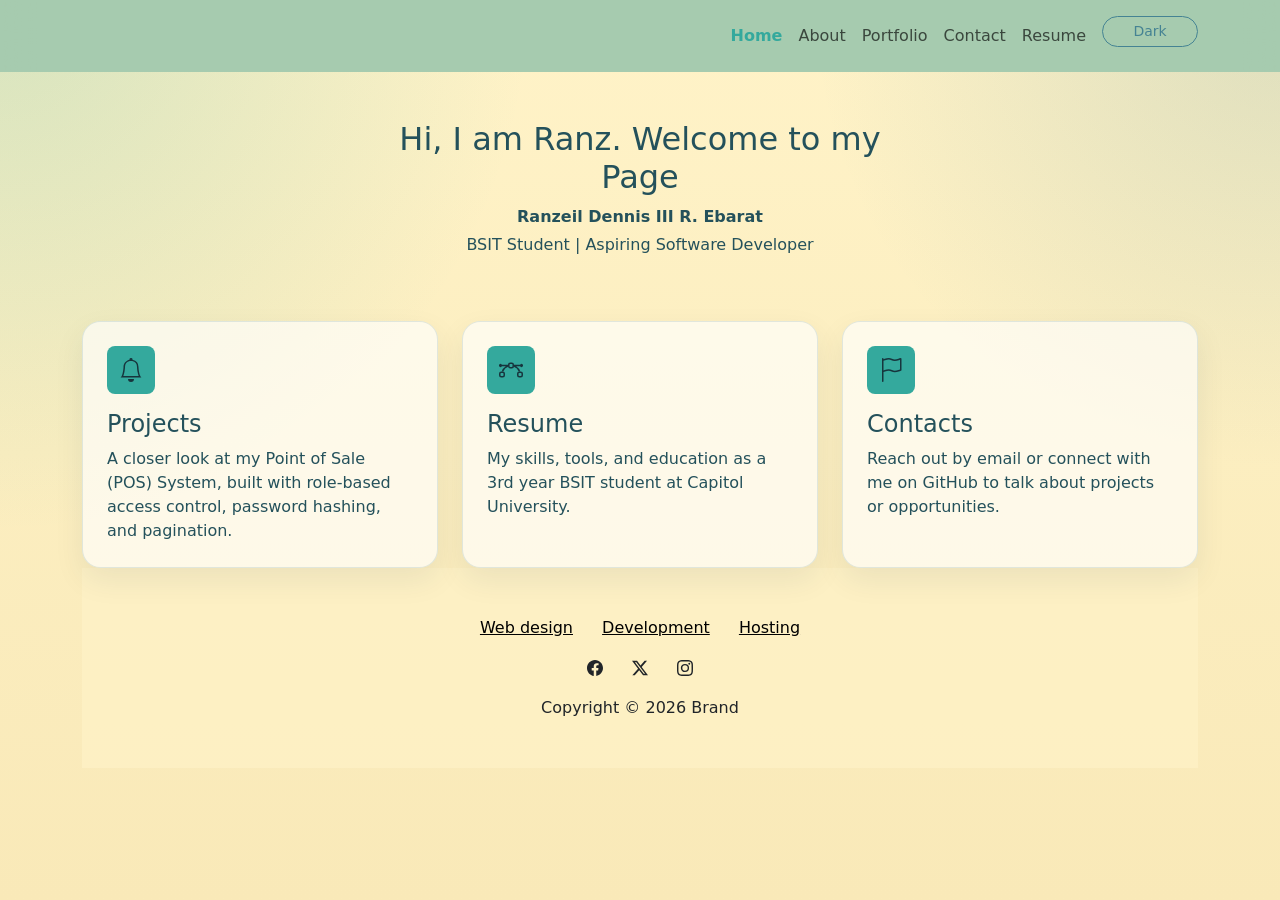
<file: index.html>
<!DOCTYPE html>
<html data-bs-theme="light" lang="en">

<head>
    <meta charset="utf-8">
    <meta name="viewport" content="width=device-width, initial-scale=1.0, shrink-to-fit=no">
    <title>My_page</title>
    <link rel="stylesheet" href="assets/bootstrap/css/bootstrap.min.css">
    <link rel="stylesheet" href="assets/css/bss-overrides.css">
    <link rel="stylesheet" href="assets/css/Navbar-Right-Links-icons.css">
    <link rel="stylesheet" href="assets/css/styles.css">
</head>

<body>
    <div id="header">
        <nav class="navbar navbar-expand-md bg-body py-3">
            <div class="container"><a class="navbar-brand d-flex align-items-center" href="#"></a><button class="navbar-toggler" data-bs-toggle="collapse" data-bs-target="#navcol-2"><span class="visually-hidden">Toggle navigation</span><span class="navbar-toggler-icon"></span></button>
                <div class="collapse navbar-collapse" id="navcol-2">
                    <ul class="navbar-nav ms-auto">
                        <li class="nav-item"><a class="nav-link active" href="index.html">Home</a></li>
                        <li class="nav-item"><a class="nav-link" href="about.html">About</a></li>
                        <li class="nav-item"><a class="nav-link" href="index.html">Portfolio</a></li>
                        <li class="nav-item"><a class="nav-link" href="contacts.html">Contact</a></li>
                        <li class="nav-item"><a class="nav-link" href="Resume.html">Resume</a></li>
                        <li class="nav-item ms-md-2"><button class="btn btn-sm btn-outline-primary theme-toggle" type="button" data-theme-toggle aria-label="Switch to dark theme">Dark</button></li>
                    </ul>
                </div>
            </div>
        </nav>
    </div>
    <div class="container py-4 py-xl-5">
        <div class="row mb-5">
            <div class="col-md-8 col-xl-6 text-center mx-auto">
                <h2>Hi, I am Ranz. Welcome to my Page</h2>
                <p class="fw-semibold mb-1">Ranzeil Dennis III R. Ebarat</p>
                <p>BSIT Student | Aspiring Software Developer</p>
            </div>
        </div>
        <div class="row gy-4 row-cols-1 row-cols-md-2 row-cols-xl-3">
            <div class="col">
                <a class="card-link" href="projects.html" aria-label="Open projects page">
                    <div class="card h-100">
                        <div class="card-body p-4">
                        <div class="bs-icon-md bs-icon-rounded bs-icon-primary d-flex justify-content-center align-items-center mb-3 d-inline-block bs-icon"><svg class="bi bi-bell" xmlns="http://www.w3.org/2000/svg" width="1em" height="1em" fill="currentColor" viewBox="0 0 16 16">
                                <path d="M8 16a2 2 0 0 0 2-2H6a2 2 0 0 0 2 2M8 1.918l-.797.161A4 4 0 0 0 4 6c0 .628-.134 2.197-.459 3.742-.16.767-.376 1.566-.663 2.258h10.244c-.287-.692-.502-1.49-.663-2.258C12.134 8.197 12 6.628 12 6a4 4 0 0 0-3.203-3.92zM14.22 12c.223.447.481.801.78 1H1c.299-.199.557-.553.78-1C2.68 10.2 3 6.88 3 6c0-2.42 1.72-4.44 4.005-4.901a1 1 0 1 1 1.99 0A5 5 0 0 1 13 6c0 .88.32 4.2 1.22 6"></path>
                            </svg></div>
                        <h4 class="card-title">Projects</h4>
                        <p class="card-text">A closer look at my Point of Sale (POS) System, built with role-based access control, password hashing, and pagination.</p>
                        </div>
                    </div>
                </a>
            </div>
            <div class="col">
                <a class="card-link" href="Resume.html" aria-label="Open resume page">
                    <div class="card h-100">
                        <div class="card-body p-4">
                        <div class="bs-icon-md bs-icon-rounded bs-icon-primary d-flex justify-content-center align-items-center mb-3 d-inline-block bs-icon"><svg class="bi bi-bezier" xmlns="http://www.w3.org/2000/svg" width="1em" height="1em" fill="currentColor" viewBox="0 0 16 16">
                                <path fill-rule="evenodd" d="M0 10.5A1.5 1.5 0 0 1 1.5 9h1A1.5 1.5 0 0 1 4 10.5v1A1.5 1.5 0 0 1 2.5 13h-1A1.5 1.5 0 0 1 0 11.5zm1.5-.5a.5.5 0 0 0-.5.5v1a.5.5 0 0 0 .5.5h1a.5.5 0 0 0 .5-.5v-1a.5.5 0 0 0-.5-.5zm10.5.5A1.5 1.5 0 0 1 13.5 9h1a1.5 1.5 0 0 1 1.5 1.5v1a1.5 1.5 0 0 1-1.5 1.5h-1a1.5 1.5 0 0 1-1.5-1.5zm1.5-.5a.5.5 0 0 0-.5.5v1a.5.5 0 0 0 .5.5h1a.5.5 0 0 0 .5-.5v-1a.5.5 0 0 0-.5-.5zM6 4.5A1.5 1.5 0 0 1 7.5 3h1A1.5 1.5 0 0 1 10 4.5v1A1.5 1.5 0 0 1 8.5 7h-1A1.5 1.5 0 0 1 6 5.5zM7.5 4a.5.5 0 0 0-.5.5v1a.5.5 0 0 0 .5.5h1a.5.5 0 0 0 .5-.5v-1a.5.5 0 0 0-.5-.5z"></path>
                                <path d="M6 4.5H1.866a1 1 0 1 0 0 1h2.668A6.52 6.52 0 0 0 1.814 9H2.5q.186 0 .358.043a5.52 5.52 0 0 1 3.185-3.185A1.5 1.5 0 0 1 6 5.5zm3.957 1.358A1.5 1.5 0 0 0 10 5.5v-1h4.134a1 1 0 1 1 0 1h-2.668a6.52 6.52 0 0 1 2.72 3.5H13.5q-.185 0-.358.043a5.52 5.52 0 0 0-3.185-3.185"></path>
                            </svg></div>
                        <h4 class="card-title">Resume</h4>
                        <p class="card-text">My skills, tools, and education as a 3rd year BSIT student at Capitol University.</p>
                        </div>
                    </div>
                </a>
            </div>
            <div class="col col-md-12 col-lg-12">
                <a class="card-link" href="contacts.html" aria-label="Open contacts page">
                    <div class="card h-100">
                        <div class="card-body p-4 me-lg-0">
                        <div class="bs-icon-md bs-icon-rounded bs-icon-primary d-flex justify-content-center align-items-center mb-3 d-inline-block bs-icon"><svg class="bi bi-flag d-flex" xmlns="http://www.w3.org/2000/svg" width="1em" height="1em" fill="currentColor" viewBox="0 0 16 16">
                                <path d="M14.778.085A.5.5 0 0 1 15 .5V8a.5.5 0 0 1-.314.464L14.5 8l.186.464-.003.001-.006.003-.023.009a12 12 0 0 1-.397.15c-.264.095-.631.223-1.047.35-.816.252-1.879.523-2.71.523-.847 0-1.548-.28-2.158-.525l-.028-.01C7.68 8.71 7.14 8.5 6.5 8.5c-.7 0-1.638.23-2.437.477A20 20 0 0 0 3 9.342V15.5a.5.5 0 0 1-1 0V.5a.5.5 0 0 1 1 0v.282c.226-.079.496-.17.79-.26C4.606.272 5.67 0 6.5 0c.84 0 1.524.277 2.121.519l.043.018C9.286.788 9.828 1 10.5 1c.7 0 1.638-.23 2.437-.477a20 20 0 0 0 1.349-.476l.019-.007.004-.002h.001M14 1.221c-.22.078-.48.167-.766.255-.81.252-1.872.523-2.734.523-.886 0-1.592-.286-2.203-.534l-.008-.003C7.662 1.21 7.139 1 6.5 1c-.669 0-1.606.229-2.415.478A21 21 0 0 0 3 1.845v6.433c.22-.078.48-.167.766-.255C4.576 7.77 5.638 7.5 6.5 7.5c.847 0 1.548.28 2.158.525l.028.01C9.32 8.29 9.86 8.5 10.5 8.5c.668 0 1.606-.229 2.415-.478A21 21 0 0 0 14 7.655V1.222z"></path>
                            </svg></div>
                        <h4 class="card-title">Contacts</h4>
                        <p class="card-text">Reach out by email or connect with me on GitHub to talk about projects or opportunities.</p>
                        </div>
                    </div>
                </a>
            </div>
        </div>
        <footer class="text-center bg-body" data-bs-theme="light">
            <div class="container py-4 py-lg-5">
                <ul class="list-inline">
                    <li class="list-inline-item me-4"><a class="link-body-emphasis" href="about.html">Web design</a></li>
                    <li class="list-inline-item me-4"><a class="link-body-emphasis" href="Resume.html">Development</a></li>
                    <li class="list-inline-item"><a class="link-body-emphasis" href="contacts.html">Hosting</a></li>
                </ul>
                <ul class="list-inline">
                    <li class="list-inline-item me-4"><a href="#"><svg class="bi bi-facebook text-body" xmlns="http://www.w3.org/2000/svg" width="1em" height="1em" fill="currentColor" viewBox="0 0 16 16">
                                <path d="M16 8.049c0-4.446-3.582-8.05-8-8.05C3.58 0-.002 3.603-.002 8.05c0 4.017 2.926 7.347 6.75 7.951v-5.625h-2.03V8.05H6.75V6.275c0-2.017 1.195-3.131 3.022-3.131.876 0 1.791.157 1.791.157v1.98h-1.009c-.993 0-1.303.621-1.303 1.258v1.51h2.218l-.354 2.326H9.25V16c3.824-.604 6.75-3.934 6.75-7.951"></path>
                            </svg></a></li>
                    <li class="list-inline-item me-4"><a href="#"><svg class="bi bi-twitter-x text-body" xmlns="http://www.w3.org/2000/svg" width="1em" height="1em" fill="currentColor" viewBox="0 0 16 16">
                                <path d="M12.6.75h2.454l-5.36 6.142L16 15.25h-4.937l-3.867-5.07-4.425 5.07H.316l5.733-6.57L0 .75h5.063l3.495 4.633L12.601.75Zm-.86 13.028h1.36L4.323 2.145H2.865z"></path>
                            </svg></a></li>
                    <li class="list-inline-item"><a href="#"><svg class="bi bi-instagram text-body" xmlns="http://www.w3.org/2000/svg" width="1em" height="1em" fill="currentColor" viewBox="0 0 16 16">
                                <path d="M8 0C5.829 0 5.556.01 4.703.048 3.85.088 3.269.222 2.76.42a3.9 3.9 0 0 0-1.417.923A3.9 3.9 0 0 0 .42 2.76C.222 3.268.087 3.85.048 4.7.01 5.555 0 5.827 0 8.001c0 2.172.01 2.444.048 3.297.04.852.174 1.433.372 1.942.205.526.478.972.923 1.417.444.445.89.719 1.416.923.51.198 1.09.333 1.942.372C5.555 15.99 5.827 16 8 16s2.444-.01 3.298-.048c.851-.04 1.434-.174 1.943-.372a3.9 3.9 0 0 0 1.416-.923c.445-.445.718-.891.923-1.417.197-.509.332-1.09.372-1.942C15.99 10.445 16 10.173 16 8s-.01-2.445-.048-3.299c-.04-.851-.175-1.433-.372-1.941a3.9 3.9 0 0 0-.923-1.417A3.9 3.9 0 0 0 13.24.42c-.51-.198-1.092-.333-1.943-.372C10.443.01 10.172 0 7.998 0zm-.717 1.442h.718c2.136 0 2.389.007 3.232.046.78.035 1.204.166 1.486.275.373.145.64.319.92.599s.453.546.598.92c.11.281.24.705.275 1.485.039.843.047 1.096.047 3.231s-.008 2.389-.047 3.232c-.035.78-.166 1.203-.275 1.485a2.5 2.5 0 0 1-.599.919c-.28.28-.546.453-.92.598-.28.11-.704.24-1.485.276-.843.038-1.096.047-3.232.047s-2.39-.009-3.233-.047c-.78-.036-1.203-.166-1.485-.276a2.5 2.5 0 0 1-.92-.598 2.5 2.5 0 0 1-.6-.92c-.109-.281-.24-.705-.275-1.485-.038-.843-.046-1.096-.046-3.233s.008-2.388.046-3.231c.036-.78.166-1.204.276-1.486.145-.373.319-.64.599-.92s.546-.453.92-.598c.282-.11.705-.24 1.485-.276.738-.034 1.024-.044 2.515-.045zm4.988 1.328a.96.96 0 1 0 0 1.92.96.96 0 0 0 0-1.92m-4.27 1.122a4.109 4.109 0 1 0 0 8.217 4.109 4.109 0 0 0 0-8.217m0 1.441a2.667 2.667 0 1 1 0 5.334 2.667 2.667 0 0 1 0-5.334"></path>
                            </svg></a></li>
                </ul>
                <p class="text-body mb-0">Copyright © 2026 Brand</p>
            </div>
        </footer>
    </div>
    <script src="assets/js/theme.js"></script>
    <script src="assets/bootstrap/js/bootstrap.min.js"></script>
</body>

</html>
</file>
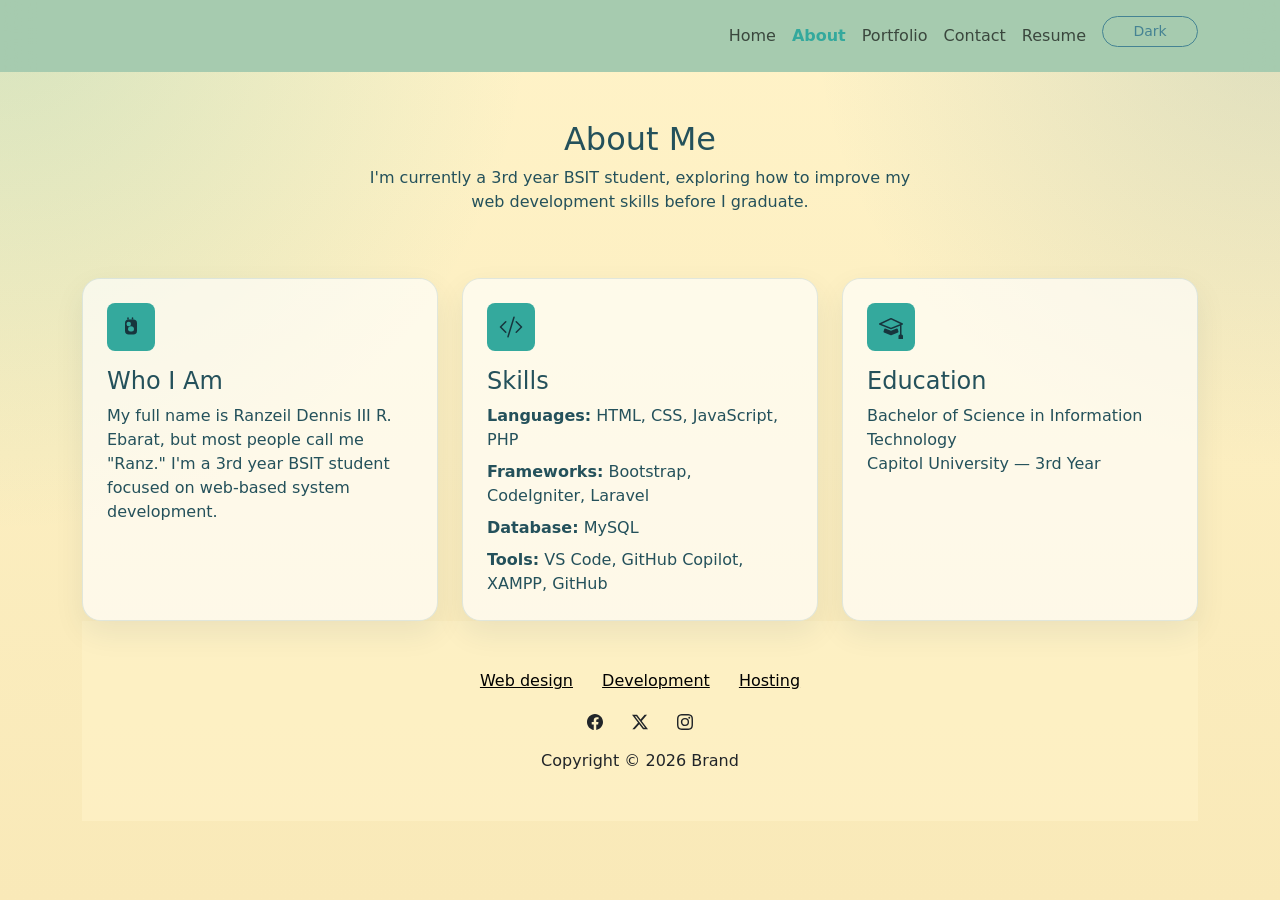
<file: about.html>
<!DOCTYPE html>
<html data-bs-theme="light" lang="en">

<head>
	<meta charset="utf-8">
	<meta name="viewport" content="width=device-width, initial-scale=1.0, shrink-to-fit=no">
	<title>About - My_page</title>
	<link rel="stylesheet" href="assets/bootstrap/css/bootstrap.min.css">
	<link rel="stylesheet" href="assets/css/bss-overrides.css">
	<link rel="stylesheet" href="assets/css/Navbar-Right-Links-icons.css">
	<link rel="stylesheet" href="assets/css/styles.css">
</head>

<body>
	<div id="header">
		<nav class="navbar navbar-expand-md bg-body py-3">
			<div class="container"><a class="navbar-brand d-flex align-items-center" href="index.html"></a><button class="navbar-toggler" data-bs-toggle="collapse" data-bs-target="#navcol-2"><span class="visually-hidden">Toggle navigation</span><span class="navbar-toggler-icon"></span></button>
				<div class="collapse navbar-collapse" id="navcol-2">
					<ul class="navbar-nav ms-auto">
						<li class="nav-item"><a class="nav-link" href="index.html">Home</a></li>
						<li class="nav-item"><a class="nav-link active" href="about.html">About</a></li>
						<li class="nav-item"><a class="nav-link" href="index.html">Portfolio</a></li>
						<li class="nav-item"><a class="nav-link" href="contacts.html">Contact</a></li>
						<li class="nav-item"><a class="nav-link" href="Resume.html">Resume</a></li>
						<li class="nav-item ms-md-2"><button class="btn btn-sm btn-outline-primary theme-toggle" type="button" data-theme-toggle aria-label="Switch to dark theme">Dark</button></li>
					</ul>
				</div>
			</div>
		</nav>
	</div>
	<div class="container py-4 py-xl-5">
		<div class="row mb-5">
			<div class="col-md-8 col-xl-6 text-center mx-auto">
				<h2>About Me</h2>
				<p>I'm currently a 3rd year BSIT student, exploring how to improve my web development skills before I graduate.</p>
			</div>
		</div>
		<div class="row gy-4 row-cols-1 row-cols-md-2 row-cols-xl-3">
			<div class="col">
				<div class="card h-100">
					<div class="card-body p-4">
						<div class="bs-icon-md bs-icon-rounded bs-icon-primary d-flex justify-content-center align-items-center mb-3 d-inline-block bs-icon"><svg class="bi bi-person-badge" xmlns="http://www.w3.org/2000/svg" width="1em" height="1em" fill="currentColor" viewBox="0 0 16 16">
								<path d="M6.5 2a.5.5 0 0 0-1 0v1h1zm3 0a.5.5 0 0 0-1 0v1h1z"/>
								<path d="M4 5.5A2.5 2.5 0 0 1 6.5 3h3A2.5 2.5 0 0 1 12 5.5v5A2.5 2.5 0 0 1 9.5 13h-3A2.5 2.5 0 0 1 4 10.5zm2.5-1a1.5 1.5 0 1 0 0 3 1.5 1.5 0 0 0 0-3M6 9.5c0 .828.672 1.5 1.5 1.5h1A1.5 1.5 0 0 0 10 9.5a2 2 0 0 0-4 0"/>
							</svg></div>
						<h4 class="card-title">Who I Am</h4>
						<p class="card-text">My full name is Ranzeil Dennis III R. Ebarat, but most people call me "Ranz." I'm a 3rd year BSIT student focused on web-based system development.</p>
					</div>
				</div>
			</div>
			<div class="col">
				<div class="card h-100">
					<div class="card-body p-4">
						<div class="bs-icon-md bs-icon-rounded bs-icon-primary d-flex justify-content-center align-items-center mb-3 d-inline-block bs-icon"><svg class="bi bi-code-slash" xmlns="http://www.w3.org/2000/svg" width="1em" height="1em" fill="currentColor" viewBox="0 0 16 16">
								<path d="M10.478 1.647a.5.5 0 1 0-.956-.294l-4 13a.5.5 0 0 0 .956.294zM4.854 4.146a.5.5 0 0 1 0 .708L1.707 8l3.147 3.146a.5.5 0 0 1-.708.708l-3.5-3.5a.5.5 0 0 1 0-.708l3.5-3.5a.5.5 0 0 1 .708 0m6.292 0a.5.5 0 0 0 0 .708L14.293 8l-3.147 3.146a.5.5 0 0 0 .708.708l3.5-3.5a.5.5 0 0 0 0-.708l-3.5-3.5a.5.5 0 0 0-.708 0"/>
							</svg></div>
						<h4 class="card-title">Skills</h4>
						<p class="card-text mb-2"><strong>Languages:</strong> HTML, CSS, JavaScript, PHP</p>
						<p class="card-text mb-2"><strong>Frameworks:</strong> Bootstrap, CodeIgniter, Laravel</p>
						<p class="card-text mb-2"><strong>Database:</strong> MySQL</p>
						<p class="card-text mb-0"><strong>Tools:</strong> VS Code, GitHub Copilot, XAMPP, GitHub</p>
					</div>
				</div>
			</div>
			<div class="col col-md-12 col-lg-12">
				<div class="card h-100">
					<div class="card-body p-4 me-lg-0">
						<div class="bs-icon-md bs-icon-rounded bs-icon-primary d-flex justify-content-center align-items-center mb-3 d-inline-block bs-icon"><svg class="bi bi-mortarboard" xmlns="http://www.w3.org/2000/svg" width="1em" height="1em" fill="currentColor" viewBox="0 0 16 16">
								<path d="M8.211 2.047a.5.5 0 0 0-.422 0l-7.5 3.5a.5.5 0 0 0 .025.917l7.5 3a.5.5 0 0 0 .372 0L14 7.14V13a1 1 0 0 0-1 1v2h3v-2a1 1 0 0 0-1-1V6.739l.686-.275a.5.5 0 0 0 .025-.917zM8 8.46 1.758 5.965 8 3.052l6.242 2.913z"/>
								<path d="M4.176 9.032a.5.5 0 0 0-.656.327l-.5 1.7a.5.5 0 0 0 .294.605l4.5 1.8a.5.5 0 0 0 .372 0l4.5-1.8a.5.5 0 0 0 .294-.605l-.5-1.7a.5.5 0 0 0-.656-.327L8 10.466z"/>
							</svg></div>
						<h4 class="card-title">Education</h4>
						<p class="card-text mb-0">Bachelor of Science in Information Technology<br>Capitol University — 3rd Year</p>
					</div>
				</div>
			</div>
		</div>
		<footer class="text-center bg-body" data-bs-theme="light">
			<div class="container py-4 py-lg-5">
				<ul class="list-inline">
					<li class="list-inline-item me-4"><a class="link-body-emphasis" href="about.html">Web design</a></li>
					<li class="list-inline-item me-4"><a class="link-body-emphasis" href="Resume.html">Development</a></li>
					<li class="list-inline-item"><a class="link-body-emphasis" href="contacts.html">Hosting</a></li>
				</ul>
				<ul class="list-inline">
					<li class="list-inline-item me-4"><a href="#"><svg class="bi bi-facebook text-body" xmlns="http://www.w3.org/2000/svg" width="1em" height="1em" fill="currentColor" viewBox="0 0 16 16">
								<path d="M16 8.049c0-4.446-3.582-8.05-8-8.05C3.58 0-.002 3.603-.002 8.05c0 4.017 2.926 7.347 6.75 7.951v-5.625h-2.03V8.05H6.75V6.275c0-2.017 1.195-3.131 3.022-3.131.876 0 1.791.157 1.791.157v1.98h-1.009c-.993 0-1.303.621-1.303 1.258v1.51h2.218l-.354 2.326H9.25V16c3.824-.604 6.75-3.934 6.75-7.951"/>
							</svg></a></li>
					<li class="list-inline-item me-4"><a href="#"><svg class="bi bi-twitter-x text-body" xmlns="http://www.w3.org/2000/svg" width="1em" height="1em" fill="currentColor" viewBox="0 0 16 16">
								<path d="M12.6.75h2.454l-5.36 6.142L16 15.25h-4.937l-3.867-5.07-4.425 5.07H.316l5.733-6.57L0 .75h5.063l3.495 4.633L12.601.75Zm-.86 13.028h1.36L4.323 2.145H2.865z"/>
							</svg></a></li>
					<li class="list-inline-item"><a href="#"><svg class="bi bi-instagram text-body" xmlns="http://www.w3.org/2000/svg" width="1em" height="1em" fill="currentColor" viewBox="0 0 16 16">
								<path d="M8 0C5.829 0 5.556.01 4.703.048 3.85.088 3.269.222 2.76.42a3.9 3.9 0 0 0-1.417.923A3.9 3.9 0 0 0 .42 2.76C.222 3.268.087 3.85.048 4.7.01 5.555 0 5.827 0 8.001c0 2.172.01 2.444.048 3.297.04.852.174 1.433.372 1.942.205.526.478.972.923 1.417.444.445.89.719 1.416.923.51.198 1.09.333 1.942.372C5.555 15.99 5.827 16 8 16s2.444-.01 3.298-.048c.851-.04 1.434-.174 1.943-.372a3.9 3.9 0 0 0 1.416-.923c.445-.445.718-.891.923-1.417.197-.509.332-1.09.372-1.942C15.99 10.445 16 10.173 16 8s-.01-2.445-.048-3.299c-.04-.851-.175-1.433-.372-1.941a3.9 3.9 0 0 0-.923-1.417A3.9 3.9 0 0 0 13.24.42c-.51-.198-1.092-.333-1.943-.372C10.443.01 10.172 0 7.998 0zm-.717 1.442h.718c2.136 0 2.389.007 3.232.046.78.035 1.204.166 1.486.275.373.145.64.319.92.599s.453.546.598.92c.11.281.24.705.275 1.485.039.843.047 1.096.047 3.231s-.008 2.389-.047 3.232c-.035.78-.166 1.203-.275 1.485a2.5 2.5 0 0 1-.599.919c-.28.28-.546.453-.92.598-.28.11-.704.24-1.485.276-.843.038-1.096.047-3.232.047s-2.39-.009-3.233-.047c-.78-.036-1.203-.166-1.485-.276a2.5 2.5 0 0 1-.92-.598 2.5 2.5 0 0 1-.6-.92c-.109-.281-.24-.705-.275-1.485-.038-.843-.046-1.096-.046-3.233s.008-2.388.046-3.231c.036-.78.166-1.204.276-1.486.145-.373.319-.64.599-.92s.546-.453.92-.598c.282-.11.705-.24 1.485-.276.738-.034 1.024-.044 2.515-.045zm4.988 1.328a.96.96 0 1 0 0 1.92.96.96 0 0 0 0-1.92m-4.27 1.122a4.109 4.109 0 1 0 0 8.217 4.109 4.109 0 0 0 0-8.217m0 1.441a2.667 2.667 0 1 1 0 5.334 2.667 2.667 0 0 1 0-5.334"/>
							</svg></a></li>
				</ul>
				<p class="text-body mb-0">Copyright © 2026 Brand</p>
			</div>
		</footer>
	</div>
	<script src="assets/js/theme.js"></script>
	<script src="assets/bootstrap/js/bootstrap.min.js"></script>
</body>

</html>
</file>
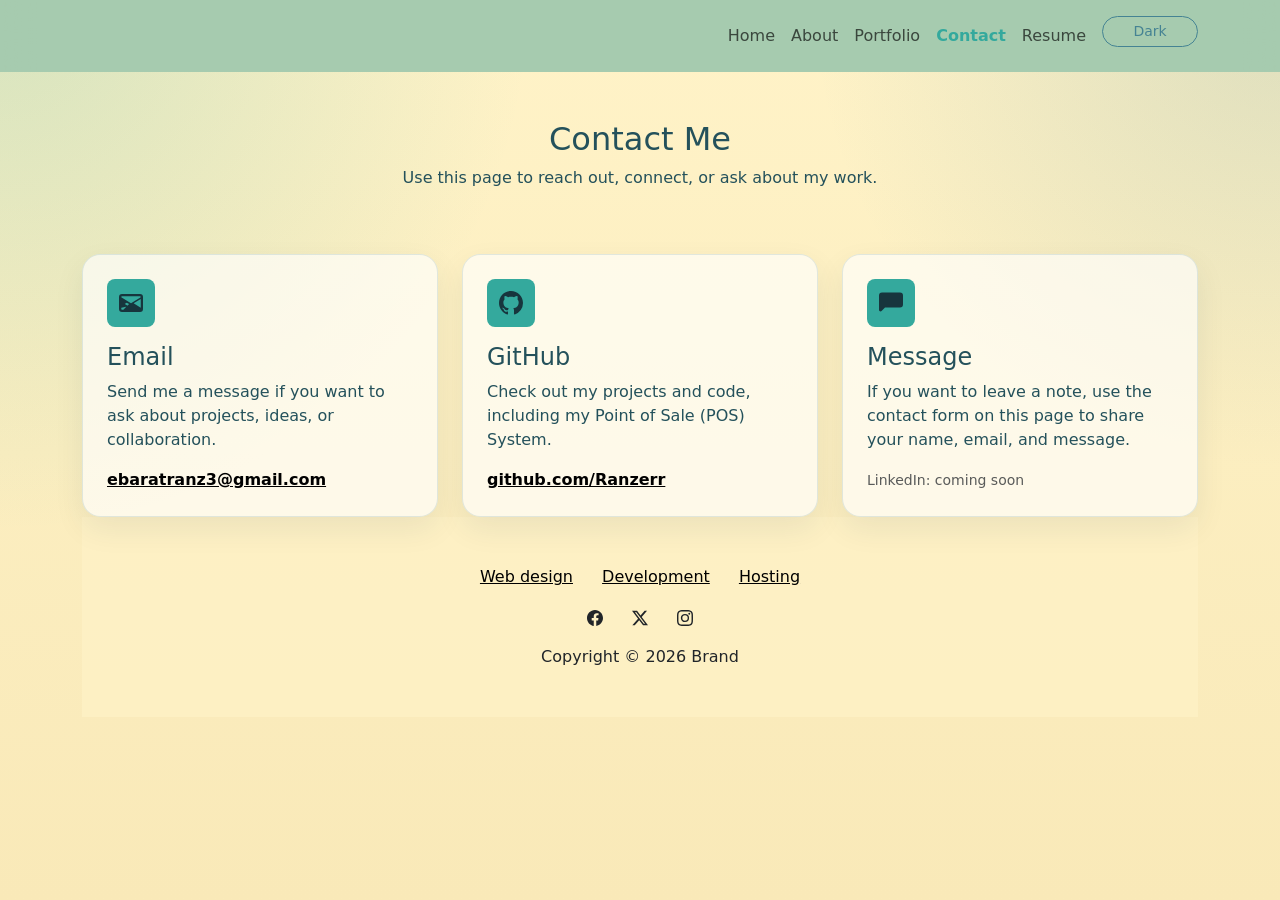
<file: contacts.html>
<!DOCTYPE html>
<html data-bs-theme="light" lang="en">

<head>
	<meta charset="utf-8">
	<meta name="viewport" content="width=device-width, initial-scale=1.0, shrink-to-fit=no">
	<title>Contacts - My_page</title>
	<link rel="stylesheet" href="assets/bootstrap/css/bootstrap.min.css">
	<link rel="stylesheet" href="assets/css/bss-overrides.css">
	<link rel="stylesheet" href="assets/css/Navbar-Right-Links-icons.css">
	<link rel="stylesheet" href="assets/css/styles.css">
</head>

<body>
	<div id="header">
		<nav class="navbar navbar-expand-md bg-body py-3">
			<div class="container"><a class="navbar-brand d-flex align-items-center" href="index.html"></a><button class="navbar-toggler" data-bs-toggle="collapse" data-bs-target="#navcol-2"><span class="visually-hidden">Toggle navigation</span><span class="navbar-toggler-icon"></span></button>
				<div class="collapse navbar-collapse" id="navcol-2">
					<ul class="navbar-nav ms-auto">
						<li class="nav-item"><a class="nav-link" href="index.html">Home</a></li>
						<li class="nav-item"><a class="nav-link" href="about.html">About</a></li>
						<li class="nav-item"><a class="nav-link" href="index.html">Portfolio</a></li>
						<li class="nav-item"><a class="nav-link active" href="contacts.html">Contact</a></li>
						<li class="nav-item"><a class="nav-link" href="Resume.html">Resume</a></li>
						<li class="nav-item ms-md-2"><button class="btn btn-sm btn-outline-primary theme-toggle" type="button" data-theme-toggle aria-label="Switch to dark theme">Dark</button></li>
					</ul>
				</div>
			</div>
		</nav>
	</div>
	<div class="container py-4 py-xl-5">
		<div class="row mb-5">
			<div class="col-md-8 col-xl-6 text-center mx-auto">
				<h2>Contact Me</h2>
				<p>Use this page to reach out, connect, or ask about my work.</p>
			</div>
		</div>
		<div class="row gy-4 row-cols-1 row-cols-md-2 row-cols-xl-3">
			<div class="col">
				<div class="card h-100">
					<div class="card-body p-4">
						<div class="bs-icon-md bs-icon-rounded bs-icon-primary d-flex justify-content-center align-items-center mb-3 d-inline-block bs-icon"><svg class="bi bi-envelope" xmlns="http://www.w3.org/2000/svg" width="1em" height="1em" fill="currentColor" viewBox="0 0 16 16">
								<path d="M0 4a2 2 0 0 1 2-2h12a2 2 0 0 1 2 2v8a2 2 0 0 1-2 2H2a2 2 0 0 1-2-2zm2-.5a.5.5 0 0 0-.5.5v.217l6.5 3.905 6.5-3.905V4a.5.5 0 0 0-.5-.5zM14.5 5.383l-4.758 2.855L14.5 11.09zM13.12 12.5H2.88l3.852-3.852L5.12 7.88 1.5 10.02V12a.5.5 0 0 0 .5.5zM1.5 11.09v-3.852l4.758 2.855z"/>
							</svg></div>
						<h4 class="card-title">Email</h4>
						<p class="card-text">Send me a message if you want to ask about projects, ideas, or collaboration.</p>
						<a class="link-body-emphasis fw-semibold" href="mailto:ebaratranz3@gmail.com">ebaratranz3@gmail.com</a>
					</div>
				</div>
			</div>
			<div class="col">
				<div class="card h-100">
					<div class="card-body p-4">
						<div class="bs-icon-md bs-icon-rounded bs-icon-primary d-flex justify-content-center align-items-center mb-3 d-inline-block bs-icon"><svg class="bi bi-github" xmlns="http://www.w3.org/2000/svg" width="1em" height="1em" fill="currentColor" viewBox="0 0 16 16">
								<path d="M8 0C3.58 0 0 3.58 0 8c0 3.54 2.29 6.53 5.47 7.59.4.07.55-.17.55-.38 0-.19-.01-.82-.01-1.49-2.01.37-2.53-.49-2.69-.94-.09-.23-.48-.94-.82-1.13-.28-.15-.68-.52-.01-.53.63-.01 1.08.58 1.23.82.72 1.21 1.87.87 2.33.66.07-.52.28-.87.51-1.07-1.78-.2-3.64-.89-3.64-3.95 0-.87.31-1.59.82-2.15-.08-.2-.36-1.02.08-2.12 0 0 .67-.21 2.2.82.64-.18 1.32-.27 2-.27.68 0 1.36.09 2 .27 1.53-1.04 2.2-.82 2.2-.82.44 1.1.16 1.92.08 2.12.51.56.82 1.27.82 2.15 0 3.07-1.87 3.75-3.65 3.95.29.25.54.73.54 1.48 0 1.07-.01 1.93-.01 2.2 0 .21.15.46.55.38A8.01 8.01 0 0 0 16 8c0-4.42-3.58-8-8-8"/>
							</svg></div>
						<h4 class="card-title">GitHub</h4>
						<p class="card-text">Check out my projects and code, including my Point of Sale (POS) System.</p>
						<a class="link-body-emphasis fw-semibold" href="https://github.com/Ranzerr" target="_blank" rel="noopener">github.com/Ranzerr</a>
					</div>
				</div>
			</div>
			<div class="col col-md-12 col-lg-12">
				<div class="card h-100">
					<div class="card-body p-4 me-lg-0">
						<div class="bs-icon-md bs-icon-rounded bs-icon-primary d-flex justify-content-center align-items-center mb-3 d-inline-block bs-icon"><svg class="bi bi-chat-dots" xmlns="http://www.w3.org/2000/svg" width="1em" height="1em" fill="currentColor" viewBox="0 0 16 16">
								<path d="M5 9a1 1 0 1 0 0-2 1 1 0 0 0 0 2m3 0a1 1 0 1 0 0-2 1 1 0 0 0 0 2m3 0a1 1 0 1 0 0-2 1 1 0 0 0 0 2"/>
								<path d="M2 1a2 2 0 0 0-2 2v9.586a1 1 0 0 0 1.707.707L4 11h10a2 2 0 0 0 2-2V3a2 2 0 0 0-2-2z"/>
							</svg></div>
						<h4 class="card-title">Message</h4>
						<p class="card-text">If you want to leave a note, use the contact form on this page to share your name, email, and message.</p>
						<p class="card-text mb-0 text-body-secondary"><small>LinkedIn: coming soon</small></p>
					</div>
				</div>
			</div>
		</div>
		<footer class="text-center bg-body" data-bs-theme="light">
			<div class="container py-4 py-lg-5">
				<ul class="list-inline">
					<li class="list-inline-item me-4"><a class="link-body-emphasis" href="about.html">Web design</a></li>
					<li class="list-inline-item me-4"><a class="link-body-emphasis" href="Resume.html">Development</a></li>
					<li class="list-inline-item"><a class="link-body-emphasis" href="contacts.html">Hosting</a></li>
				</ul>
				<ul class="list-inline">
					<li class="list-inline-item me-4"><a href="#"><svg class="bi bi-facebook text-body" xmlns="http://www.w3.org/2000/svg" width="1em" height="1em" fill="currentColor" viewBox="0 0 16 16">
								<path d="M16 8.049c0-4.446-3.582-8.05-8-8.05C3.58 0-.002 3.603-.002 8.05c0 4.017 2.926 7.347 6.75 7.951v-5.625h-2.03V8.05H6.75V6.275c0-2.017 1.195-3.131 3.022-3.131.876 0 1.791.157 1.791.157v1.98h-1.009c-.993 0-1.303.621-1.303 1.258v1.51h2.218l-.354 2.326H9.25V16c3.824-.604 6.75-3.934 6.75-7.951"/>
							</svg></a></li>
					<li class="list-inline-item me-4"><a href="#"><svg class="bi bi-twitter-x text-body" xmlns="http://www.w3.org/2000/svg" width="1em" height="1em" fill="currentColor" viewBox="0 0 16 16">
								<path d="M12.6.75h2.454l-5.36 6.142L16 15.25h-4.937l-3.867-5.07-4.425 5.07H.316l5.733-6.57L0 .75h5.063l3.495 4.633L12.601.75Zm-.86 13.028h1.36L4.323 2.145H2.865z"/>
							</svg></a></li>
					<li class="list-inline-item"><a href="#"><svg class="bi bi-instagram text-body" xmlns="http://www.w3.org/2000/svg" width="1em" height="1em" fill="currentColor" viewBox="0 0 16 16">
								<path d="M8 0C5.829 0 5.556.01 4.703.048 3.85.088 3.269.222 2.76.42a3.9 3.9 0 0 0-1.417.923A3.9 3.9 0 0 0 .42 2.76C.222 3.268.087 3.85.048 4.7.01 5.555 0 5.827 0 8.001c0 2.172.01 2.444.048 3.297.04.852.174 1.433.372 1.942.205.526.478.972.923 1.417.444.445.89.719 1.416.923.51.198 1.09.333 1.942.372C5.555 15.99 5.827 16 8 16s2.444-.01 3.298-.048c.851-.04 1.434-.174 1.943-.372a3.9 3.9 0 0 0 1.416-.923c.445-.445.718-.891.923-1.417.197-.509.332-1.09.372-1.942C15.99 10.445 16 10.173 16 8s-.01-2.445-.048-3.299c-.04-.851-.175-1.433-.372-1.941a3.9 3.9 0 0 0-.923-1.417A3.9 3.9 0 0 0 13.24.42c-.51-.198-1.092-.333-1.943-.372C10.443.01 10.172 0 7.998 0zm-.717 1.442h.718c2.136 0 2.389.007 3.232.046.78.035 1.204.166 1.486.275.373.145.64.319.92.599s.453.546.598.92c.11.281.24.705.275 1.485.039.843.047 1.096.047 3.231s-.008 2.389-.047 3.232c-.035.78-.166 1.203-.275 1.485a2.5 2.5 0 0 1-.599.919c-.28.28-.546.453-.92.598-.28.11-.704.24-1.485.276-.843.038-1.096.047-3.232.047s-2.39-.009-3.233-.047c-.78-.036-1.203-.166-1.485-.276a2.5 2.5 0 0 1-.92-.598 2.5 2.5 0 0 1-.6-.92c-.109-.281-.24-.705-.275-1.485-.038-.843-.046-1.096-.046-3.233s.008-2.388.046-3.231c.036-.78.166-1.204.276-1.486.145-.373.319-.64.599-.92s.546-.453.92-.598c.282-.11.705-.24 1.485-.276.738-.034 1.024-.044 2.515-.045zm4.988 1.328a.96.96 0 1 0 0 1.92.96.96 0 0 0 0-1.92m-4.27 1.122a4.109 4.109 0 1 0 0 8.217 4.109 4.109 0 0 0 0-8.217m0 1.441a2.667 2.667 0 1 1 0 5.334 2.667 2.667 0 0 1 0-5.334"/>
							</svg></a></li>
				</ul>
				<p class="text-body mb-0">Copyright © 2026 Brand</p>
			</div>
		</footer>
	</div>
	<script src="assets/js/theme.js"></script>
	<script src="assets/bootstrap/js/bootstrap.min.js"></script>
</body>

</html>
</file>
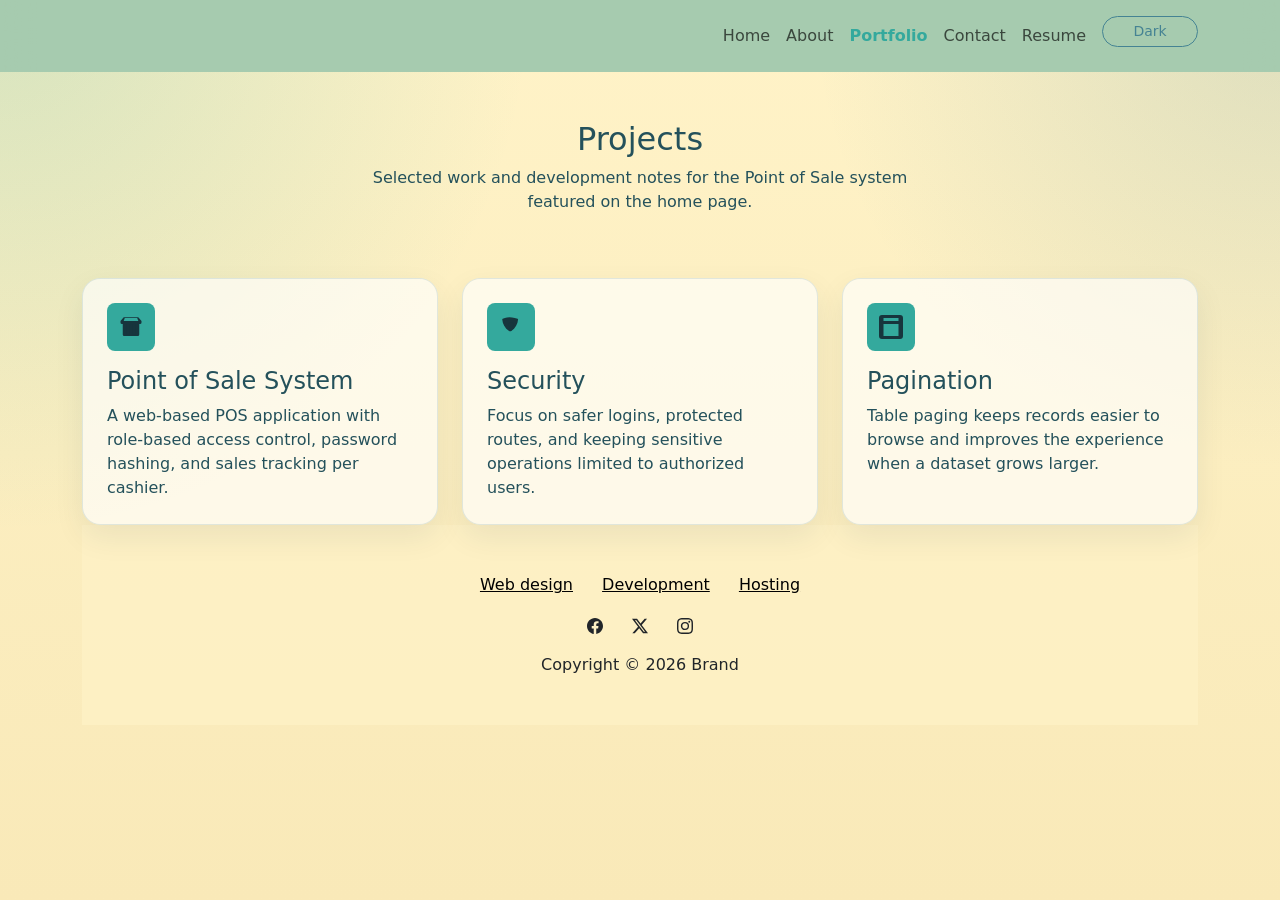
<file: projects.html>
<!DOCTYPE html>
<html data-bs-theme="light" lang="en">

<head>
    <meta charset="utf-8">
    <meta name="viewport" content="width=device-width, initial-scale=1.0, shrink-to-fit=no">
    <title>Projects - My_page</title>
    <link rel="stylesheet" href="assets/bootstrap/css/bootstrap.min.css">
    <link rel="stylesheet" href="assets/css/bss-overrides.css">
    <link rel="stylesheet" href="assets/css/Navbar-Right-Links-icons.css">
    <link rel="stylesheet" href="assets/css/styles.css">
</head>

<body>
    <div id="header">
        <nav class="navbar navbar-expand-md bg-body py-3">
            <div class="container"><a class="navbar-brand d-flex align-items-center" href="index.html"></a><button class="navbar-toggler" data-bs-toggle="collapse" data-bs-target="#navcol-2"><span class="visually-hidden">Toggle navigation</span><span class="navbar-toggler-icon"></span></button>
                <div class="collapse navbar-collapse" id="navcol-2">
                    <ul class="navbar-nav ms-auto">
                        <li class="nav-item"><a class="nav-link" href="index.html">Home</a></li>
                        <li class="nav-item"><a class="nav-link" href="about.html">About</a></li>
                        <li class="nav-item"><a class="nav-link active" href="projects.html">Portfolio</a></li>
                        <li class="nav-item"><a class="nav-link" href="contacts.html">Contact</a></li>
                        <li class="nav-item"><a class="nav-link" href="Resume.html">Resume</a></li>
                        <li class="nav-item ms-md-2"><button class="btn btn-sm btn-outline-primary theme-toggle" type="button" data-theme-toggle aria-label="Switch to dark theme">Dark</button></li>
                    </ul>
                </div>
            </div>
        </nav>
    </div>
    <div class="container py-4 py-xl-5">
        <div class="row mb-5">
            <div class="col-md-8 col-xl-6 text-center mx-auto">
                <h2>Projects</h2>
                <p>Selected work and development notes for the Point of Sale system featured on the home page.</p>
            </div>
        </div>
        <div class="row gy-4 row-cols-1 row-cols-md-2 row-cols-xl-3">
            <div class="col">
                <div class="card h-100">
                    <div class="card-body p-4">
                        <div class="bs-icon-md bs-icon-rounded bs-icon-primary d-flex justify-content-center align-items-center mb-3 d-inline-block bs-icon"><svg class="bi bi-shop" xmlns="http://www.w3.org/2000/svg" width="1em" height="1em" fill="currentColor" viewBox="0 0 16 16">
                                <path d="M2.97 1.742A.5.5 0 0 1 3.324 1.5h9.352a.5.5 0 0 1 .354.242L15 4v1a1 1 0 0 1-1 1h-.5v7a1 1 0 0 1-1 1h-9a1 1 0 0 1-1-1V6H2a1 1 0 0 1-1-1V4zM3.098 4h9.804L12.12 2H3.88z"/>
                                <path d="M5 6h2v7H5zm4 0h2v7H9z"/>
                            </svg></div>
                        <h4 class="card-title">Point of Sale System</h4>
                        <p class="card-text">A web-based POS application with role-based access control, password hashing, and sales tracking per cashier.</p>
                    </div>
                </div>
            </div>
            <div class="col">
                <div class="card h-100">
                    <div class="card-body p-4">
                        <div class="bs-icon-md bs-icon-rounded bs-icon-primary d-flex justify-content-center align-items-center mb-3 d-inline-block bs-icon"><svg class="bi bi-shield-lock" xmlns="http://www.w3.org/2000/svg" width="1em" height="1em" fill="currentColor" viewBox="0 0 16 16">
                                <path d="M5.338 1.59a61 61 0 0 0-2.837.856.5.5 0 0 0-.328.488c.2 3.012 1.72 5.708 4.522 7.73.445.32 1.04.32 1.486 0 2.802-2.022 4.322-4.718 4.522-7.73a.5.5 0 0 0-.328-.488A61 61 0 0 0 8.662 1.59a19 19 0 0 0-3.324 0z"/>
                                <path d="M8 5a1.5 1.5 0 0 0-.816 2.773V9.5a.816.816 0 0 0 1.632 0V7.773A1.5 1.5 0 0 0 8 5"/>
                            </svg></div>
                        <h4 class="card-title">Security</h4>
                        <p class="card-text">Focus on safer logins, protected routes, and keeping sensitive operations limited to authorized users.</p>
                    </div>
                </div>
            </div>
            <div class="col col-md-12 col-lg-12">
                <div class="card h-100">
                    <div class="card-body p-4 me-lg-0">
                        <div class="bs-icon-md bs-icon-rounded bs-icon-primary d-flex justify-content-center align-items-center mb-3 d-inline-block bs-icon"><svg class="bi bi-table" xmlns="http://www.w3.org/2000/svg" width="1em" height="1em" fill="currentColor" viewBox="0 0 16 16">
                                <path d="M2 0a2 2 0 0 0-2 2v12a2 2 0 0 0 2 2h12a2 2 0 0 0 2-2V2a2 2 0 0 0-2-2zm1 4V2h10v2zm10 2v8H3V6z"/>
                            </svg></div>
                        <h4 class="card-title">Pagination</h4>
                        <p class="card-text">Table paging keeps records easier to browse and improves the experience when a dataset grows larger.</p>
                    </div>
                </div>
            </div>
        </div>
        <footer class="text-center bg-body" data-bs-theme="light">
            <div class="container py-4 py-lg-5">
                <ul class="list-inline">
                    <li class="list-inline-item me-4"><a class="link-body-emphasis" href="about.html">Web design</a></li>
                    <li class="list-inline-item me-4"><a class="link-body-emphasis" href="Resume.html">Development</a></li>
                    <li class="list-inline-item"><a class="link-body-emphasis" href="contacts.html">Hosting</a></li>
                </ul>
                <ul class="list-inline">
                    <li class="list-inline-item me-4"><a href="#"><svg class="bi bi-facebook text-body" xmlns="http://www.w3.org/2000/svg" width="1em" height="1em" fill="currentColor" viewBox="0 0 16 16">
                                <path d="M16 8.049c0-4.446-3.582-8.05-8-8.05C3.58 0-.002 3.603-.002 8.05c0 4.017 2.926 7.347 6.75 7.951v-5.625h-2.03V8.05H6.75V6.275c0-2.017 1.195-3.131 3.022-3.131.876 0 1.791.157 1.791.157v1.98h-1.009c-.993 0-1.303.621-1.303 1.258v1.51h2.218l-.354 2.326H9.25V16c3.824-.604 6.75-3.934 6.75-7.951"/>
                            </svg></a></li>
                    <li class="list-inline-item me-4"><a href="#"><svg class="bi bi-twitter-x text-body" xmlns="http://www.w3.org/2000/svg" width="1em" height="1em" fill="currentColor" viewBox="0 0 16 16">
                                <path d="M12.6.75h2.454l-5.36 6.142L16 15.25h-4.937l-3.867-5.07-4.425 5.07H.316l5.733-6.57L0 .75h5.063l3.495 4.633L12.601.75Zm-.86 13.028h1.36L4.323 2.145H2.865z"/>
                            </svg></a></li>
                    <li class="list-inline-item"><a href="#"><svg class="bi bi-instagram text-body" xmlns="http://www.w3.org/2000/svg" width="1em" height="1em" fill="currentColor" viewBox="0 0 16 16">
                                <path d="M8 0C5.829 0 5.556.01 4.703.048 3.85.088 3.269.222 2.76.42a3.9 3.9 0 0 0-1.417.923A3.9 3.9 0 0 0 .42 2.76C.222 3.268.087 3.85.048 4.7.01 5.555 0 5.827 0 8.001c0 2.172.01 2.444.048 3.297.04.852.174 1.433.372 1.942.205.526.478.972.923 1.417.444.445.89.719 1.416.923.51.198 1.09.333 1.942.372C5.555 15.99 5.827 16 8 16s2.444-.01 3.298-.048c.851-.04 1.434-.174 1.943-.372a3.9 3.9 0 0 0 1.416-.923c.445-.445.718-.891.923-1.417.197-.509.332-1.09.372-1.942C15.99 10.445 16 10.173 16 8s-.01-2.445-.048-3.299c-.04-.851-.175-1.433-.372-1.941a3.9 3.9 0 0 0-.923-1.417A3.9 3.9 0 0 0 13.24.42c-.51-.198-1.092-.333-1.943-.372C10.443.01 10.172 0 7.998 0zm-.717 1.442h.718c2.136 0 2.389.007 3.232.046.78.035 1.204.166 1.486.275.373.145.64.319.92.599s.453.546.598.92c.11.281.24.705.275 1.485.039.843.047 1.096.047 3.231s-.008 2.389-.047 3.232c-.035.78-.166 1.203-.275 1.485a2.5 2.5 0 0 1-.599.919c-.28.28-.546.453-.92.598-.28.11-.704.24-1.485.276-.843.038-1.096.047-3.232.047s-2.39-.009-3.233-.047c-.78-.036-1.203-.166-1.485-.276a2.5 2.5 0 0 1-.92-.598 2.5 2.5 0 0 1-.6-.92c-.109-.281-.24-.705-.275-1.485-.038-.843-.046-1.096-.046-3.233s.008-2.388.046-3.231c.036-.78.166-1.204.276-1.486.145-.373.319-.64.599-.92s.546-.453.92-.598c.282-.11.705-.24 1.485-.276.738-.034 1.024-.044 2.515-.045zm4.988 1.328a.96.96 0 1 0 0 1.92.96.96 0 0 0 0-1.92m-4.27 1.122a4.109 4.109 0 1 0 0 8.217 4.109 4.109 0 0 0 0-8.217m0 1.441a2.667 2.667 0 1 1 0 5.334 2.667 2.667 0 0 1 0-5.334"/>
                            </svg></a></li>
                </ul>
                <p class="text-body mb-0">Copyright © 2026 Brand</p>
            </div>
        </footer>
    </div>
    <script src="assets/js/theme.js"></script>
    <script src="assets/bootstrap/js/bootstrap.min.js"></script>
</body>

</html>
</file>
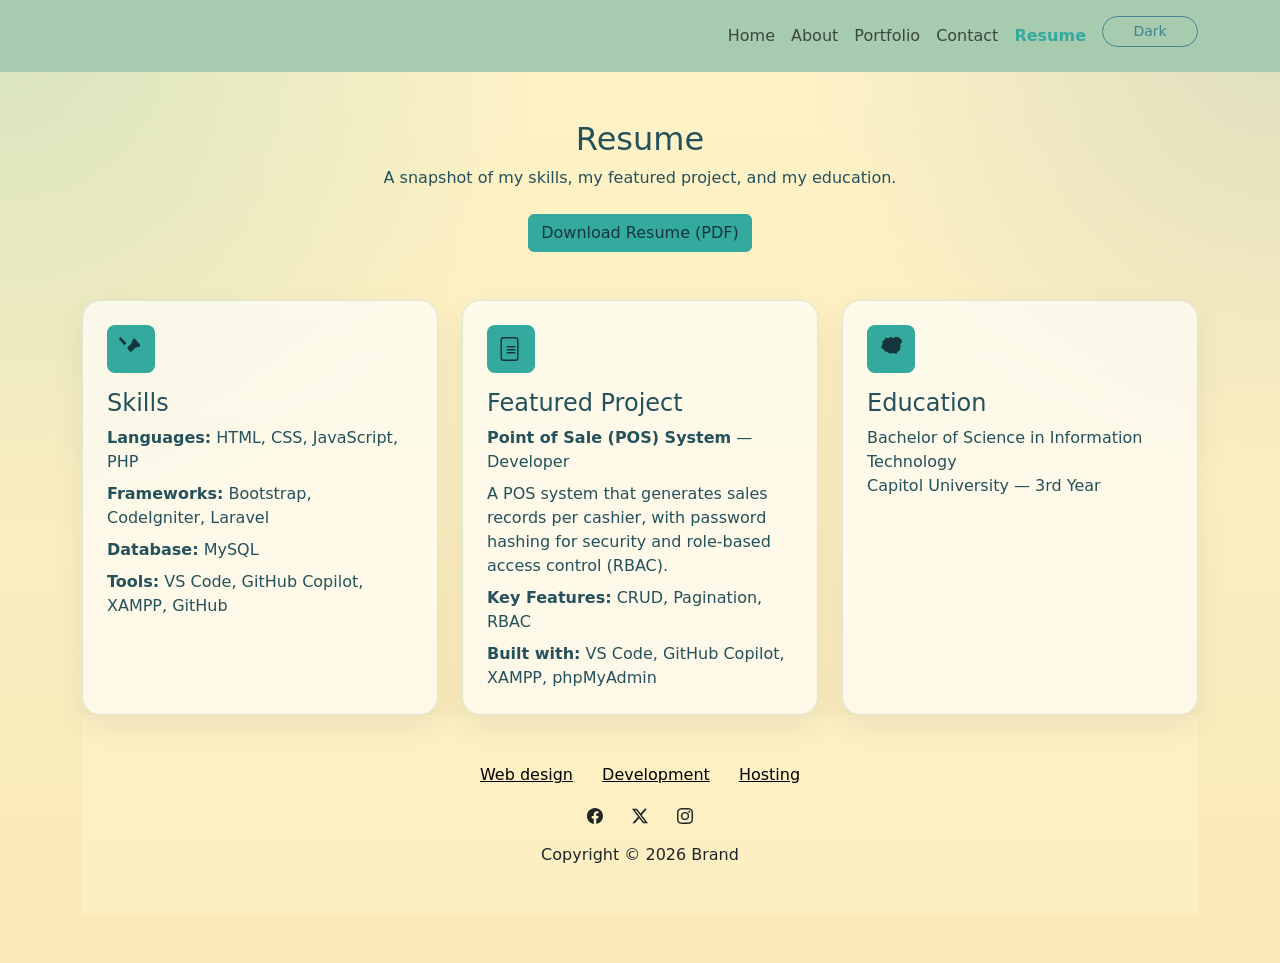
<file: Resume.html>
<!DOCTYPE html>
<html data-bs-theme="light" lang="en">

<head>
	<meta charset="utf-8">
	<meta name="viewport" content="width=device-width, initial-scale=1.0, shrink-to-fit=no">
	<title>Resume - My_page</title>
	<link rel="stylesheet" href="assets/bootstrap/css/bootstrap.min.css">
	<link rel="stylesheet" href="assets/css/bss-overrides.css">
	<link rel="stylesheet" href="assets/css/Navbar-Right-Links-icons.css">
	<link rel="stylesheet" href="assets/css/styles.css">
</head>

<body>
	<div id="header">
		<nav class="navbar navbar-expand-md bg-body py-3">
			<div class="container"><a class="navbar-brand d-flex align-items-center" href="index.html"></a><button class="navbar-toggler" data-bs-toggle="collapse" data-bs-target="#navcol-2"><span class="visually-hidden">Toggle navigation</span><span class="navbar-toggler-icon"></span></button>
				<div class="collapse navbar-collapse" id="navcol-2">
					<ul class="navbar-nav ms-auto">
						<li class="nav-item"><a class="nav-link" href="index.html">Home</a></li>
						<li class="nav-item"><a class="nav-link" href="about.html">About</a></li>
						<li class="nav-item"><a class="nav-link" href="index.html">Portfolio</a></li>
						<li class="nav-item"><a class="nav-link" href="contacts.html">Contact</a></li>
						<li class="nav-item"><a class="nav-link active" href="Resume.html">Resume</a></li>
						<li class="nav-item ms-md-2"><button class="btn btn-sm btn-outline-primary theme-toggle" type="button" data-theme-toggle aria-label="Switch to dark theme">Dark</button></li>
					</ul>
				</div>
			</div>
		</nav>
	</div>
	<div class="container py-4 py-xl-5">
		<div class="row mb-5">
			<div class="col-md-8 col-xl-6 text-center mx-auto">
				<h2>Resume</h2>
				<p>A snapshot of my skills, my featured project, and my education.</p>
				<button class="btn btn-primary mt-2" type="button" data-bs-toggle="modal" data-bs-target="#resumeModal">Download Resume (PDF)</button>
			</div>
		</div>
		<div class="row gy-4 row-cols-1 row-cols-md-2 row-cols-xl-3">
			<div class="col">
				<div class="card h-100">
					<div class="card-body p-4">
						<div class="bs-icon-md bs-icon-rounded bs-icon-primary d-flex justify-content-center align-items-center mb-3 d-inline-block bs-icon"><svg class="bi bi-tools" xmlns="http://www.w3.org/2000/svg" width="1em" height="1em" fill="currentColor" viewBox="0 0 16 16">
								<path d="M1 0l4 4-1.5 1.5L0 1.5zM10.5 1a1.5 1.5 0 0 0-1.415.998l-1.04 2.601-2.146 2.146a1 1 0 0 0 0 1.414l1.293 1.293a1 1 0 0 0 1.414 0l2.146-2.146 2.601-1.04A1.5 1.5 0 0 0 14 6.5V5l-3.5-4z"/>
							</svg></div>
						<h4 class="card-title">Skills</h4>
						<p class="card-text mb-2"><strong>Languages:</strong> HTML, CSS, JavaScript, PHP</p>
						<p class="card-text mb-2"><strong>Frameworks:</strong> Bootstrap, CodeIgniter, Laravel</p>
						<p class="card-text mb-2"><strong>Database:</strong> MySQL</p>
						<p class="card-text mb-0"><strong>Tools:</strong> VS Code, GitHub Copilot, XAMPP, GitHub</p>
					</div>
				</div>
			</div>
			<div class="col">
				<div class="card h-100">
					<div class="card-body p-4">
						<div class="bs-icon-md bs-icon-rounded bs-icon-primary d-flex justify-content-center align-items-center mb-3 d-inline-block bs-icon"><svg class="bi bi-journal-text" xmlns="http://www.w3.org/2000/svg" width="1em" height="1em" fill="currentColor" viewBox="0 0 16 16">
								<path d="M5 10.5a.5.5 0 0 1 .5-.5h5a.5.5 0 0 1 0 1h-5a.5.5 0 0 1-.5-.5m0-2a.5.5 0 0 1 .5-.5h5a.5.5 0 0 1 0 1h-5a.5.5 0 0 1-.5-.5m0-2a.5.5 0 0 1 .5-.5h5a.5.5 0 0 1 0 1h-5a.5.5 0 0 1-.5-.5"/>
								<path d="M3 0h8a2 2 0 0 1 2 2v12a2 2 0 0 1-2 2H3a2 2 0 0 1-2-2V2a2 2 0 0 1 2-2m0 1a1 1 0 0 0-1 1v12a1 1 0 0 0 1 1h8a1 1 0 0 0 1-1V2a1 1 0 0 0-1-1z"/>
							</svg></div>
						<h4 class="card-title">Featured Project</h4>
						<p class="card-text mb-2"><strong>Point of Sale (POS) System</strong> — Developer</p>
						<p class="card-text mb-2">A POS system that generates sales records per cashier, with password hashing for security and role-based access control (RBAC).</p>
						<p class="card-text mb-2"><strong>Key Features:</strong> CRUD, Pagination, RBAC</p>
						<p class="card-text mb-0"><strong>Built with:</strong> VS Code, GitHub Copilot, XAMPP, phpMyAdmin</p>
					</div>
				</div>
			</div>
			<div class="col col-md-12 col-lg-12">
				<div class="card h-100">
					<div class="card-body p-4 me-lg-0">
						<div class="bs-icon-md bs-icon-rounded bs-icon-primary d-flex justify-content-center align-items-center mb-3 d-inline-block bs-icon"><svg class="bi bi-award" xmlns="http://www.w3.org/2000/svg" width="1em" height="1em" fill="currentColor" viewBox="0 0 16 16">
								<path d="M9.669.864 8 0 6.331.864 4.483.421l-.87 1.524-1.524.87.443 1.848L1.668 6l-.136 1.337 1.52.87.87 1.524 1.848-.443L8 10l1.726.864 1.848.443.87-1.524 1.52-.87L14.332 6l-.136-1.337 1.136-1.337-.443-1.848-1.524-.87-.87-1.524z"/>
								<path d="M8 11a4 4 0 1 0 0-8 4 4 0 0 0 0 8"/>
							</svg></div>
						<h4 class="card-title">Education</h4>
						<p class="card-text mb-0">Bachelor of Science in Information Technology<br>Capitol University — 3rd Year</p>
					</div>
				</div>
			</div>
		</div>
		<footer class="text-center bg-body" data-bs-theme="light">
			<div class="container py-4 py-lg-5">
				<ul class="list-inline">
					<li class="list-inline-item me-4"><a class="link-body-emphasis" href="about.html">Web design</a></li>
					<li class="list-inline-item me-4"><a class="link-body-emphasis" href="Resume.html">Development</a></li>
					<li class="list-inline-item"><a class="link-body-emphasis" href="contacts.html">Hosting</a></li>
				</ul>
				<ul class="list-inline">
					<li class="list-inline-item me-4"><a href="#"><svg class="bi bi-facebook text-body" xmlns="http://www.w3.org/2000/svg" width="1em" height="1em" fill="currentColor" viewBox="0 0 16 16">
								<path d="M16 8.049c0-4.446-3.582-8.05-8-8.05C3.58 0-.002 3.603-.002 8.05c0 4.017 2.926 7.347 6.75 7.951v-5.625h-2.03V8.05H6.75V6.275c0-2.017 1.195-3.131 3.022-3.131.876 0 1.791.157 1.791.157v1.98h-1.009c-.993 0-1.303.621-1.303 1.258v1.51h2.218l-.354 2.326H9.25V16c3.824-.604 6.75-3.934 6.75-7.951"/>
							</svg></a></li>
					<li class="list-inline-item me-4"><a href="#"><svg class="bi bi-twitter-x text-body" xmlns="http://www.w3.org/2000/svg" width="1em" height="1em" fill="currentColor" viewBox="0 0 16 16">
								<path d="M12.6.75h2.454l-5.36 6.142L16 15.25h-4.937l-3.867-5.07-4.425 5.07H.316l5.733-6.57L0 .75h5.063l3.495 4.633L12.601.75Zm-.86 13.028h1.36L4.323 2.145H2.865z"/>
							</svg></a></li>
					<li class="list-inline-item"><a href="#"><svg class="bi bi-instagram text-body" xmlns="http://www.w3.org/2000/svg" width="1em" height="1em" fill="currentColor" viewBox="0 0 16 16">
								<path d="M8 0C5.829 0 5.556.01 4.703.048 3.85.088 3.269.222 2.76.42a3.9 3.9 0 0 0-1.417.923A3.9 3.9 0 0 0 .42 2.76C.222 3.268.087 3.85.048 4.7.01 5.555 0 5.827 0 8.001c0 2.172.01 2.444.048 3.297.04.852.174 1.433.372 1.942.205.526.478.972.923 1.417.444.445.89.719 1.416.923.51.198 1.09.333 1.942.372C5.555 15.99 5.827 16 8 16s2.444-.01 3.298-.048c.851-.04 1.434-.174 1.943-.372a3.9 3.9 0 0 0 1.416-.923c.445-.445.718-.891.923-1.417.197-.509.332-1.09.372-1.942C15.99 10.445 16 10.173 16 8s-.01-2.445-.048-3.299c-.04-.851-.175-1.433-.372-1.941a3.9 3.9 0 0 0-.923-1.417A3.9 3.9 0 0 0 13.24.42c-.51-.198-1.092-.333-1.943-.372C10.443.01 10.172 0 7.998 0zm-.717 1.442h.718c2.136 0 2.389.007 3.232.046.78.035 1.204.166 1.486.275.373.145.64.319.92.599s.453.546.598.92c.11.281.24.705.275 1.485.039.843.047 1.096.047 3.231s-.008 2.389-.047 3.232c-.035.78-.166 1.203-.275 1.485a2.5 2.5 0 0 1-.599.919c-.28.28-.546.453-.92.598-.28.11-.704.24-1.485.276-.843.038-1.096.047-3.232.047s-2.39-.009-3.233-.047c-.78-.036-1.203-.166-1.485-.276a2.5 2.5 0 0 1-.92-.598 2.5 2.5 0 0 1-.6-.92c-.109-.281-.24-.705-.275-1.485-.038-.843-.046-1.096-.046-3.233s.008-2.388.046-3.231c.036-.78.166-1.204.276-1.486.145-.373.319-.64.599-.92s.546-.453.92-.598c.282-.11.705-.24 1.485-.276.738-.034 1.024-.044 2.515-.045zm4.988 1.328a.96.96 0 1 0 0 1.92.96.96 0 0 0 0-1.92m-4.27 1.122a4.109 4.109 0 1 0 0 8.217 4.109 4.109 0 0 0 0-8.217m0 1.441a2.667 2.667 0 1 1 0 5.334 2.667 2.667 0 0 1 0-5.334"/>
							</svg></a></li>
				</ul>
				<p class="text-body mb-0">Copyright © 2026 Brand</p>
			</div>
		</footer>
		<div class="modal fade" id="resumeModal" tabindex="-1" aria-labelledby="resumeModalLabel" aria-hidden="true">
			<div class="modal-dialog modal-dialog-centered modal-lg">
				<div class="modal-content">
					<div class="modal-header">
						<h5 class="modal-title" id="resumeModalLabel">Download Resume</h5>
						<button type="button" class="btn-close" data-bs-dismiss="modal" aria-label="Close"></button>
					</div>
					<div class="modal-body">
						<p class="mb-3">Preview the resume below, then use the download button to save the PDF.</p>
						<div class="ratio ratio-16x9 border rounded overflow-hidden">
							<iframe src="assets/resume_file/Ranzeil%20Dennis%20III%20R.%20Ebarat.pdf" title="Resume PDF preview"></iframe>
						</div>
					</div>
					<div class="modal-footer">
						<a class="btn btn-primary" href="assets/resume_file/Ranzeil%20Dennis%20III%20R.%20Ebarat.pdf" download>Download PDF</a>
						<button type="button" class="btn btn-outline-secondary" data-bs-dismiss="modal">Close</button>
					</div>
				</div>
			</div>
		</div>
	</div>
	<script src="assets/js/theme.js"></script>
	<script src="assets/bootstrap/js/bootstrap.min.js"></script>
</body>

</html>
</file>
<file: assets/css/bss-overrides.css>
:root,
[data-bs-theme=light] {
  --bs-primary: #34a99d;
  --bs-primary-rgb: 52, 169, 157;
  --bs-primary-text-emphasis: #245f59;
  --bs-primary-bg-subtle: #eef8e6;
  --bs-primary-border-subtle: #9ad7d0;
  --bs-secondary: #458393;
  --bs-secondary-rgb: 69, 131, 147;
  --bs-body-bg: #fff3c8;
  --bs-body-color: #24515b;
  --bs-body-bg-rgb: 255, 243, 200;
  --bs-link-color: #458393;
  --bs-link-hover-color: #2f6674;
  --bs-border-color: rgba(69, 131, 147, 0.2);
}

[data-bs-theme=dark] {
  --bs-primary: #34a99d;
  --bs-primary-rgb: 52, 169, 157;
  --bs-primary-text-emphasis: #9ce4dc;
  --bs-primary-bg-subtle: #18312f;
  --bs-primary-border-subtle: #25524f;
  --bs-secondary: #e5cb90;
  --bs-secondary-rgb: 229, 203, 144;
  --bs-body-bg: #18353d;
  --bs-body-color: #fff3c8;
  --bs-body-bg-rgb: 24, 53, 61;
  --bs-link-color: #e5cb90;
  --bs-link-hover-color: #fff3c8;
  --bs-border-color: rgba(229, 203, 144, 0.18);
}

.btn-primary {
  --bs-btn-color: #17353d;
  --bs-btn-bg: #34a99d;
  --bs-btn-border-color: #34a99d;
  --bs-btn-hover-color: #17353d;
  --bs-btn-hover-bg: #5dc2b7;
  --bs-btn-hover-border-color: #5dc2b7;
  --bs-btn-focus-shadow-rgb: 52, 169, 157;
  --bs-btn-active-color: #17353d;
  --bs-btn-active-bg: #2e9388;
  --bs-btn-active-border-color: #2e9388;
  --bs-btn-disabled-color: #17353d;
  --bs-btn-disabled-bg: #34a99d;
  --bs-btn-disabled-border-color: #34a99d;
}

.btn-outline-primary {
  --bs-btn-color: #458393;
  --bs-btn-border-color: #458393;
  --bs-btn-focus-shadow-rgb: 69, 131, 147;
  --bs-btn-hover-color: #fff3c8;
  --bs-btn-hover-bg: #458393;
  --bs-btn-hover-border-color: #458393;
  --bs-btn-active-color: #fff3c8;
  --bs-btn-active-bg: #2f6674;
  --bs-btn-active-border-color: #2f6674;
  --bs-btn-disabled-color: #458393;
  --bs-btn-disabled-bg: transparent;
  --bs-btn-disabled-border-color: #458393;
}
</file>
<file: assets/css/Navbar-Right-Links-icons.css>
.bs-icon {
  --bs-icon-size: .75rem;
  display: flex;
  flex-shrink: 0;
  justify-content: center;
  align-items: center;
  font-size: var(--bs-icon-size);
  width: calc(var(--bs-icon-size) * 2);
  height: calc(var(--bs-icon-size) * 2);
  color: var(--bs-primary);
}

.bs-icon-xs {
  --bs-icon-size: 1rem;
  width: calc(var(--bs-icon-size) * 1.5);
  height: calc(var(--bs-icon-size) * 1.5);
}

.bs-icon-sm {
  --bs-icon-size: 1rem;
}

.bs-icon-md {
  --bs-icon-size: 1.5rem;
}

.bs-icon-lg {
  --bs-icon-size: 2rem;
}

.bs-icon-xl {
  --bs-icon-size: 2.5rem;
}

.bs-icon.bs-icon-primary {
  color: var(--bs-white);
  background: var(--bs-primary);
}

.bs-icon.bs-icon-primary-light {
  color: var(--bs-primary);
  background: rgba(var(--bs-primary-rgb), .2);
}

.bs-icon.bs-icon-semi-white {
  color: var(--bs-primary);
  background: rgba(255, 255, 255, .5);
}

.bs-icon.bs-icon-rounded {
  border-radius: .5rem;
}

.bs-icon.bs-icon-circle {
  border-radius: 50%;
}

#header {
  background-color: teal;
}
</file>
<file: assets/css/styles.css>
html {
  scroll-behavior: smooth;
}

body {
  min-height: 100vh;
  background:
    radial-gradient(circle at top left, rgba(52, 169, 157, 0.2), transparent 34%),
    radial-gradient(circle at top right, rgba(69, 131, 147, 0.18), transparent 30%),
    linear-gradient(180deg, #fff3c8 0%, #f9e9b8 100%);
  color: #24515b;
}

[data-bs-theme=dark] body {
  background:
    radial-gradient(circle at top left, rgba(52, 169, 157, 0.18), transparent 34%),
    radial-gradient(circle at top right, rgba(229, 203, 144, 0.12), transparent 30%),
    linear-gradient(180deg, #18353d 0%, #12282e 100%);
  color: #fff3c8;
}

.navbar {
  backdrop-filter: blur(16px);
  -webkit-backdrop-filter: blur(16px);
}

.navbar.bg-body,
footer.bg-body {
  background-color: rgba(255, 243, 200, 0.65) !important;
}

[data-bs-theme=dark] .navbar.bg-body,
[data-bs-theme=dark] footer.bg-body {
  background-color: rgba(24, 53, 61, 0.7) !important;
}

.card {
  border: 1px solid rgba(69, 131, 147, 0.16);
  border-radius: 1.15rem;
  background: rgba(255, 255, 255, 0.65);
  box-shadow: 0 12px 30px rgba(30, 62, 71, 0.08);
  transition: transform 180ms ease, box-shadow 180ms ease, border-color 180ms ease, background-color 180ms ease;
}

[data-bs-theme=dark] .card {
  background: rgba(20, 37, 42, 0.78);
  border-color: rgba(229, 203, 144, 0.14);
  box-shadow: 0 12px 30px rgba(0, 0, 0, 0.2);
}

.card:hover,
.card-link:hover .card {
  transform: translateY(-6px);
  box-shadow: 0 18px 38px rgba(30, 62, 71, 0.16);
  border-color: rgba(52, 169, 157, 0.45);
}

.card-link {
  display: block;
  height: 100%;
  color: inherit;
  text-decoration: none;
}

.card-link:hover {
  color: inherit;
}

.card-link .card {
  cursor: pointer;
}

.card-title,
h2,
h4 {
  color: inherit;
}

.bs-icon-primary {
  background-color: #34a99d !important;
  color: #17353d !important;
}

.theme-toggle {
  min-width: 6rem;
  border-radius: 999px;
}

.nav-link.active {
  color: #34a99d !important;
  font-weight: 600;
}

[data-bs-theme=dark] .nav-link.active {
  color: #fff3c8 !important;
}
</file>
